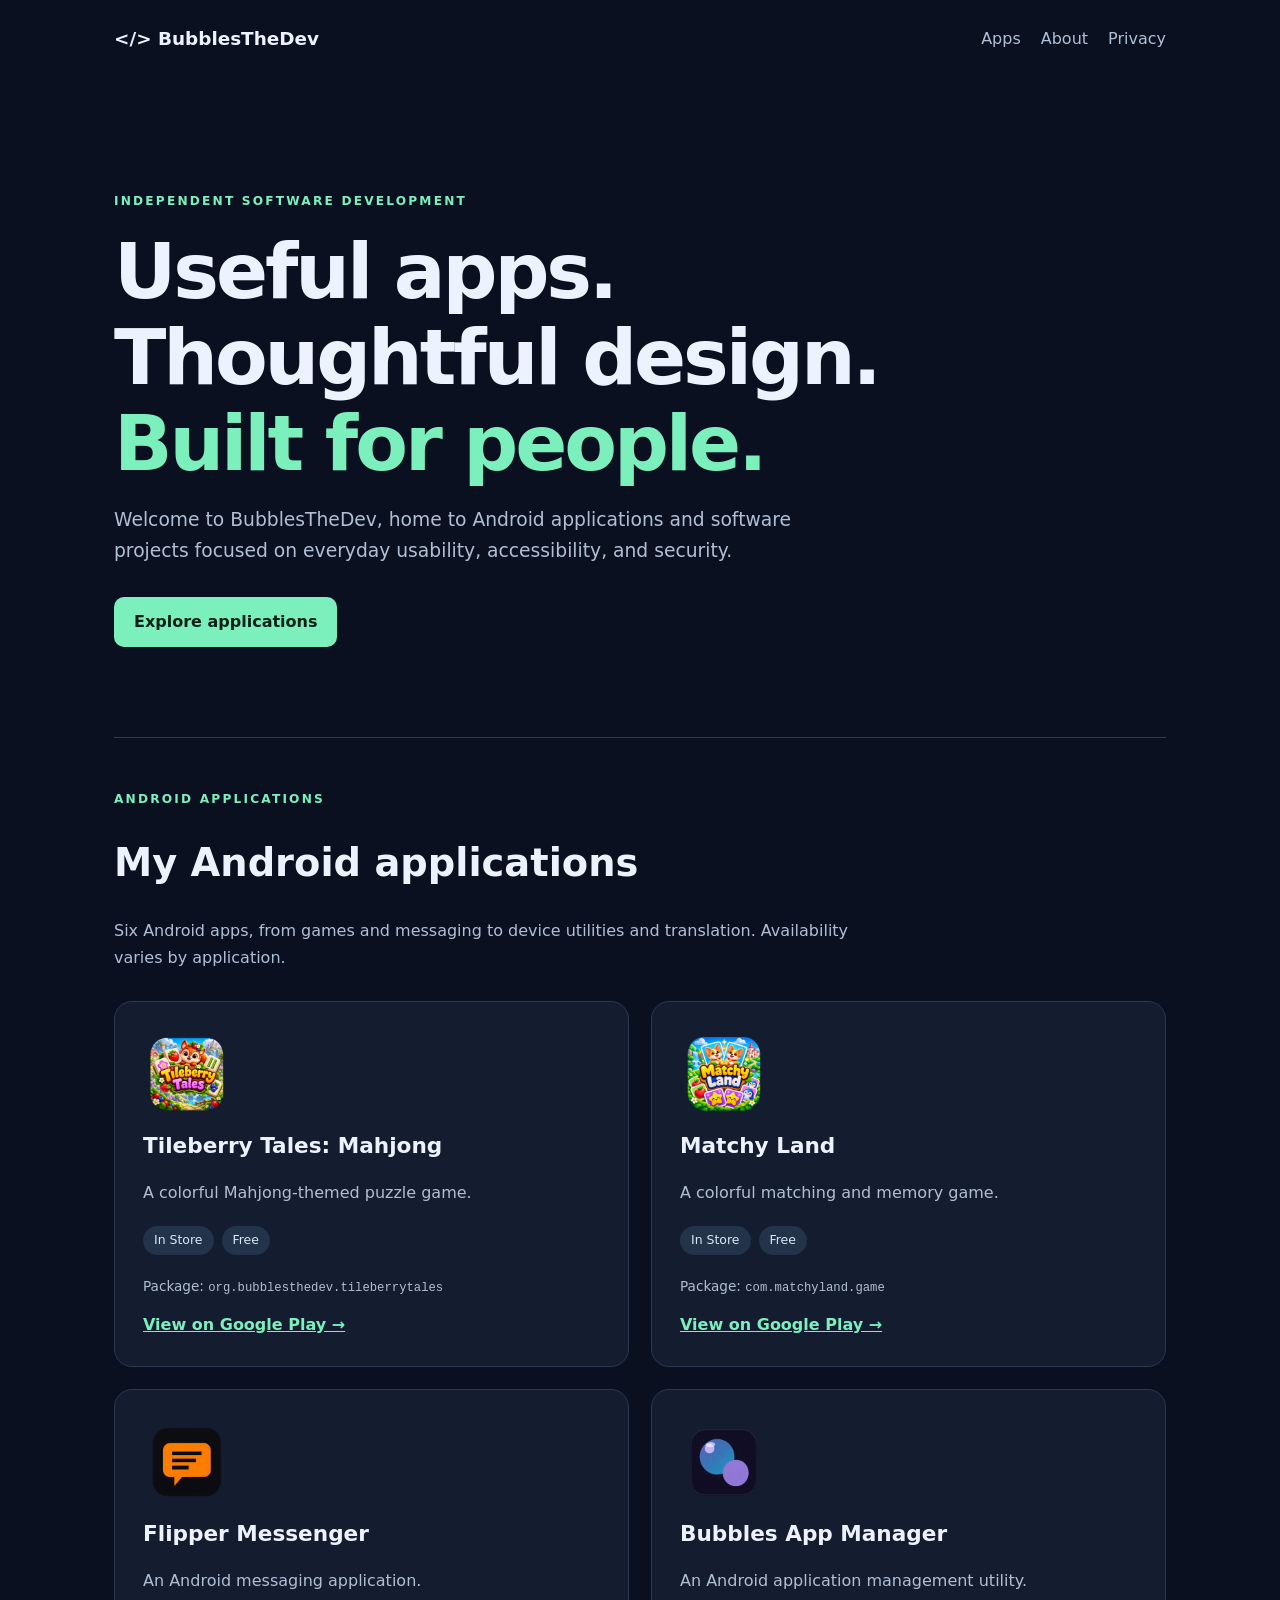
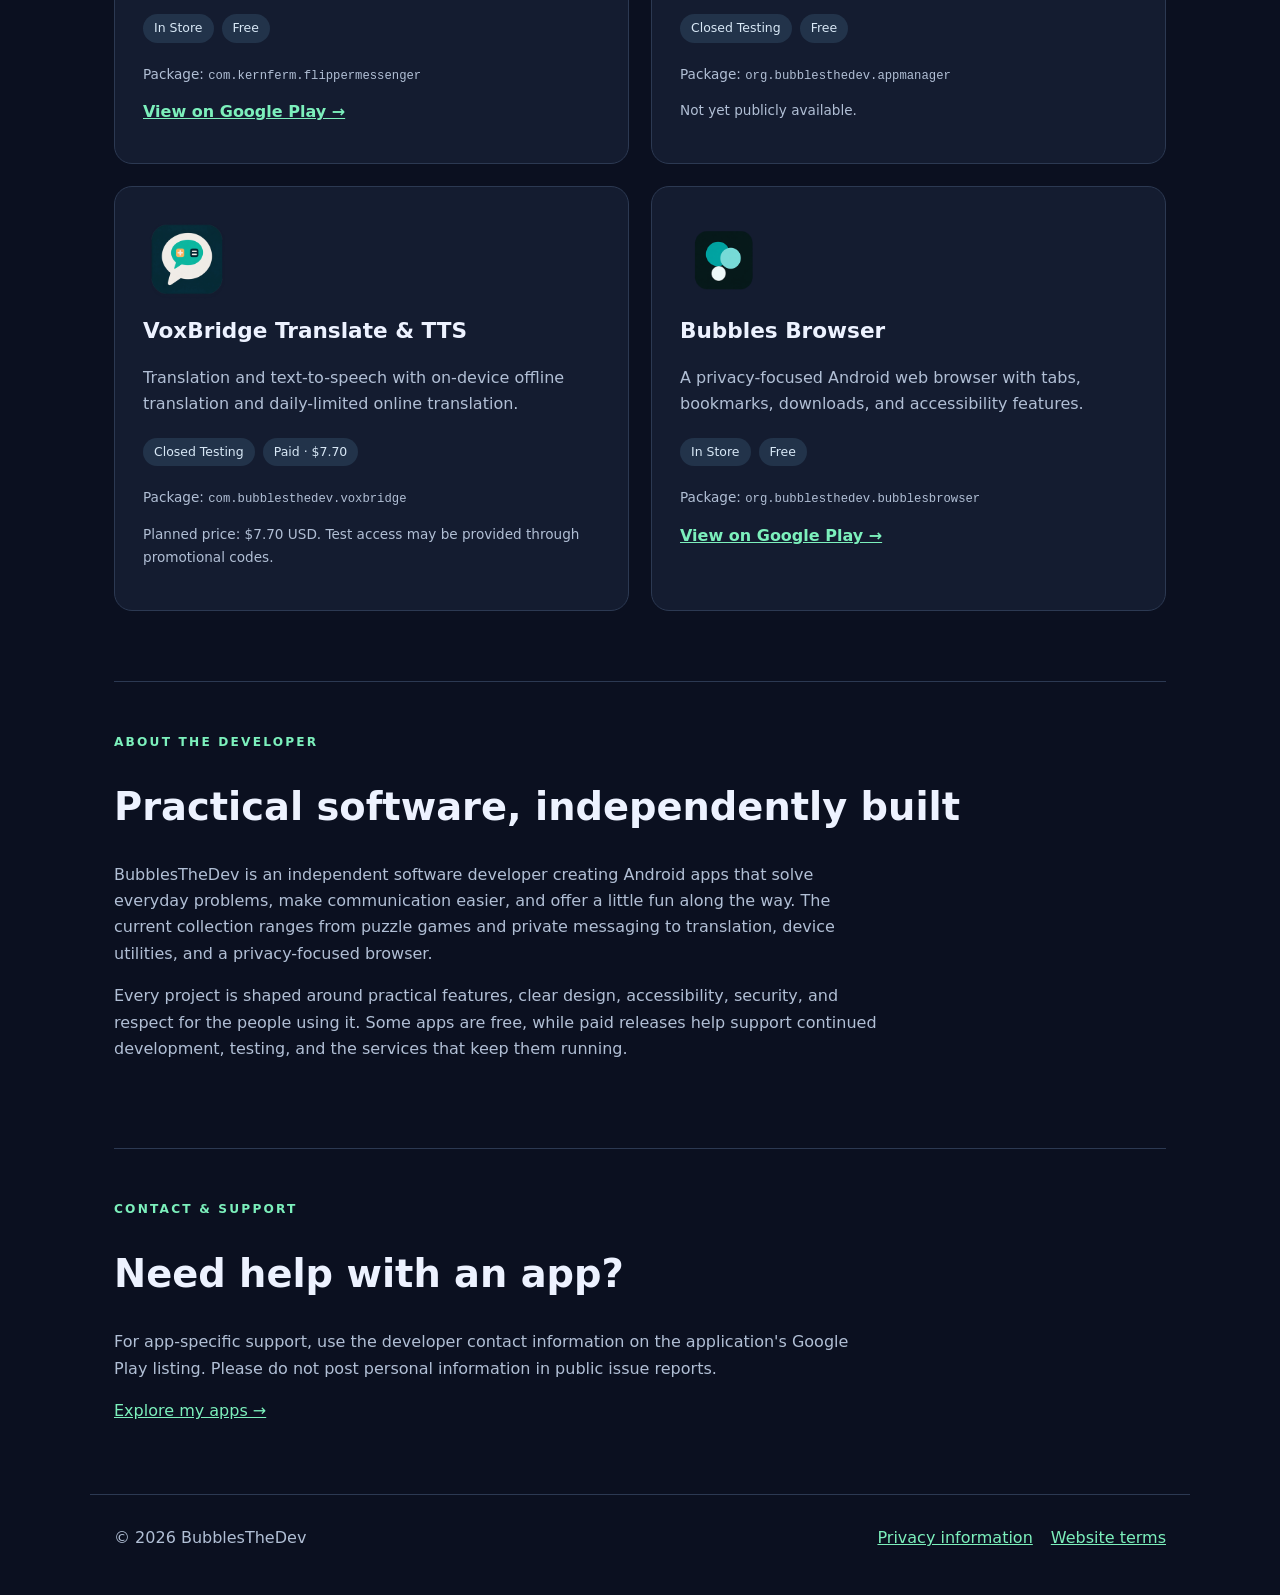
<file: index.html>
<!DOCTYPE html>
<html lang="en">
 <head>
  <meta charset="utf-8"/>
  <meta content="width=device-width,initial-scale=1" name="viewport"/>
  <meta content="BubblesTheDev independent Android apps and software projects." name="description"/>
  <title>
   BubblesTheDev | Android Apps &amp; Software
  </title>
  <link href="assets/style.css" rel="stylesheet"/>
 </head>
 <body>
  <header class="top">
   <a class="brand" href="index.html">
    &lt;/&gt; BubblesTheDev
   </a>
   <nav aria-label="Main navigation">
    <a href="#apps">
     Apps
    </a>
    <a href="#about">
     About
    </a>
    <a href="privacy.html">
     Privacy
    </a>
   </nav>
  </header>
  <main>
   <section class="hero">
    <p class="eyebrow">
     INDEPENDENT SOFTWARE DEVELOPMENT
    </p>
    <h1>
     Useful apps. Thoughtful design.
     <span>
      Built for people.
     </span>
    </h1>
    <p>
     Welcome to BubblesTheDev, home to Android applications and software projects focused on everyday usability, accessibility, and security.
    </p>
    <div class="actions">
     <a class="btn" href="#apps">
      Explore applications
     </a>
    </div>
   </section>
   <section class="section" id="apps">
    <p class="eyebrow">
     ANDROID APPLICATIONS
    </p>
    <h2>
     My Android applications
    </h2>
    <p class="app-intro">
     Six Android apps, from games and messaging to device utilities and translation. Availability varies by application.
    </p>
    <div class="cards">
     <article class="card">
      <img alt="Tileberry Tales: Mahjong app icon" class="app-logo app-logo-transparent" loading="lazy" src="assets/icons/tileberry-v2.png"/>
      <h3>
       Tileberry Tales: Mahjong
      </h3>
      <p>
       A colorful Mahjong-themed puzzle game.
      </p>
      <div class="tags">
       <span>
        In Store
       </span>
       <span>
        Free
       </span>
      </div>
      <p class="small">
       Package:
       <code>
        org.bubblesthedev.tileberrytales
       </code>
      </p>
      <a href="https://play.google.com/store/apps/details?id=org.bubblesthedev.tileberrytales" rel="noopener noreferrer" target="_blank">
       View on Google Play &rarr;
      </a>
     </article>
     <article class="card">
      <img alt="Matchy Land app icon" class="app-logo app-logo-transparent" loading="lazy" src="assets/icons/matchy-v2.png"/>
      <h3>
       Matchy Land
      </h3>
      <p>
       A colorful matching and memory game.
      </p>
      <div class="tags">
       <span>
        In Store
       </span>
       <span>
        Free
       </span>
      </div>
      <p class="small">
       Package:
       <code>
        com.matchyland.game
       </code>
      </p>
      <a href="https://play.google.com/store/apps/details?id=com.matchyland.game" rel="noopener noreferrer" target="_blank">
       View on Google Play &rarr;
      </a>
     </article>
     <article class="card">
      <img alt="Flipper Messenger app icon" class="app-logo app-logo-transparent" loading="lazy" src="assets/icons/flipper-v2.png"/>
      <h3>
       Flipper Messenger
      </h3>
      <p>
       An Android messaging application.
      </p>
      <div class="tags">
       <span>
        In Store
       </span>
       <span>
        Free
       </span>
      </div>
      <p class="small">
       Package:
       <code>
        com.kernferm.flippermessenger
       </code>
      </p>
      <a href="https://play.google.com/store/apps/details?id=com.kernferm.flippermessenger" rel="noopener noreferrer" target="_blank">
       View on Google Play &rarr;
      </a>
     </article>
     <article class="card">
      <img alt="Bubbles App Manager app icon" class="app-logo app-logo-transparent" loading="lazy" src="assets/icons/manager-v2.png"/>
      <h3>
       Bubbles App Manager
      </h3>
      <p>
       An Android application management utility.
      </p>
      <div class="tags">
       <span>
        Closed Testing
       </span>
       <span>
        Free
       </span>
      </div>
      <p class="small">
       Package:
       <code>
        org.bubblesthedev.appmanager
       </code>
      </p>
      <p class="small">
       Not yet publicly available.
      </p>
     </article>
     <article class="card">
      <img alt="VoxBridge Translate and TTS app icon" class="app-logo app-logo-transparent" loading="lazy" src="assets/icons/voxbridge-v2.png"/>
      <h3>
       VoxBridge Translate &amp; TTS
      </h3>
      <p>
       Translation and text-to-speech with on-device offline translation and daily-limited online translation.
      </p>
      <div class="tags">
       <span>
        Closed Testing
       </span>
       <span>
        Paid &middot; $7.70
       </span>
      </div>
      <p class="small">
       Package:
       <code>
        com.bubblesthedev.voxbridge
       </code>
      </p>
      <p class="small">
       Planned price: $7.70 USD. Test access may be provided through promotional codes.
      </p>
     </article>
     <article class="card">
      <img alt="Bubbles Browser app icon" class="app-logo app-logo-transparent" loading="lazy" src="assets/icons/browser-v2.png"/>
      <h3>
       Bubbles Browser
      </h3>
      <p>
       A privacy-focused Android web browser with tabs, bookmarks, downloads, and accessibility features.
      </p>
      <div class="tags">
       <span>
        In Store
       </span>
       <span>
        Free
       </span>
      </div>
      <p class="small">
       Package:
       <code>
        org.bubblesthedev.bubblesbrowser
       </code>
      </p>
      <a href="https://play.google.com/store/apps/details?id=org.bubblesthedev.bubblesbrowser" rel="noopener noreferrer" target="_blank">
       View on Google Play &rarr;
      </a>
     </article>
    </div>
   </section>
   <section class="section about" id="about">
    <p class="eyebrow">
     ABOUT THE DEVELOPER
    </p>
    <h2>
     Practical software, independently built
    </h2>
    <p>
     BubblesTheDev is an independent software developer creating Android apps that solve everyday problems, make communication easier, and offer a little fun along the way. The current collection ranges from puzzle games and private messaging to translation, device utilities, and a privacy-focused browser.
    </p>
    <p>
     Every project is shaped around practical features, clear design, accessibility, security, and respect for the people using it. Some apps are free, while paid releases help support continued development, testing, and the services that keep them running.
    </p>
   </section>
   <section class="section">
    <p class="eyebrow">
     CONTACT &amp; SUPPORT
    </p>
    <h2>
     Need help with an app?
    </h2>
    <p>
     For app-specific support, use the developer contact information on the application's Google Play listing. Please do not post personal information in public issue reports.
    </p>
    <a href="#apps" rel="noopener noreferrer" target="_blank">
     Explore my apps &rarr;
    </a>
   </section>
  </main>
  <footer>
   <span>
    &copy;
    <span id="year">
     2026
    </span>
    BubblesTheDev
   </span>
   <div>
    <a href="privacy.html">
     Privacy information
    </a>
    <a href="terms.html">
     Website terms
    </a>
   </div>
  </footer>
  <script src="assets/main.js">
  </script>
 </body>
</html>
</file>
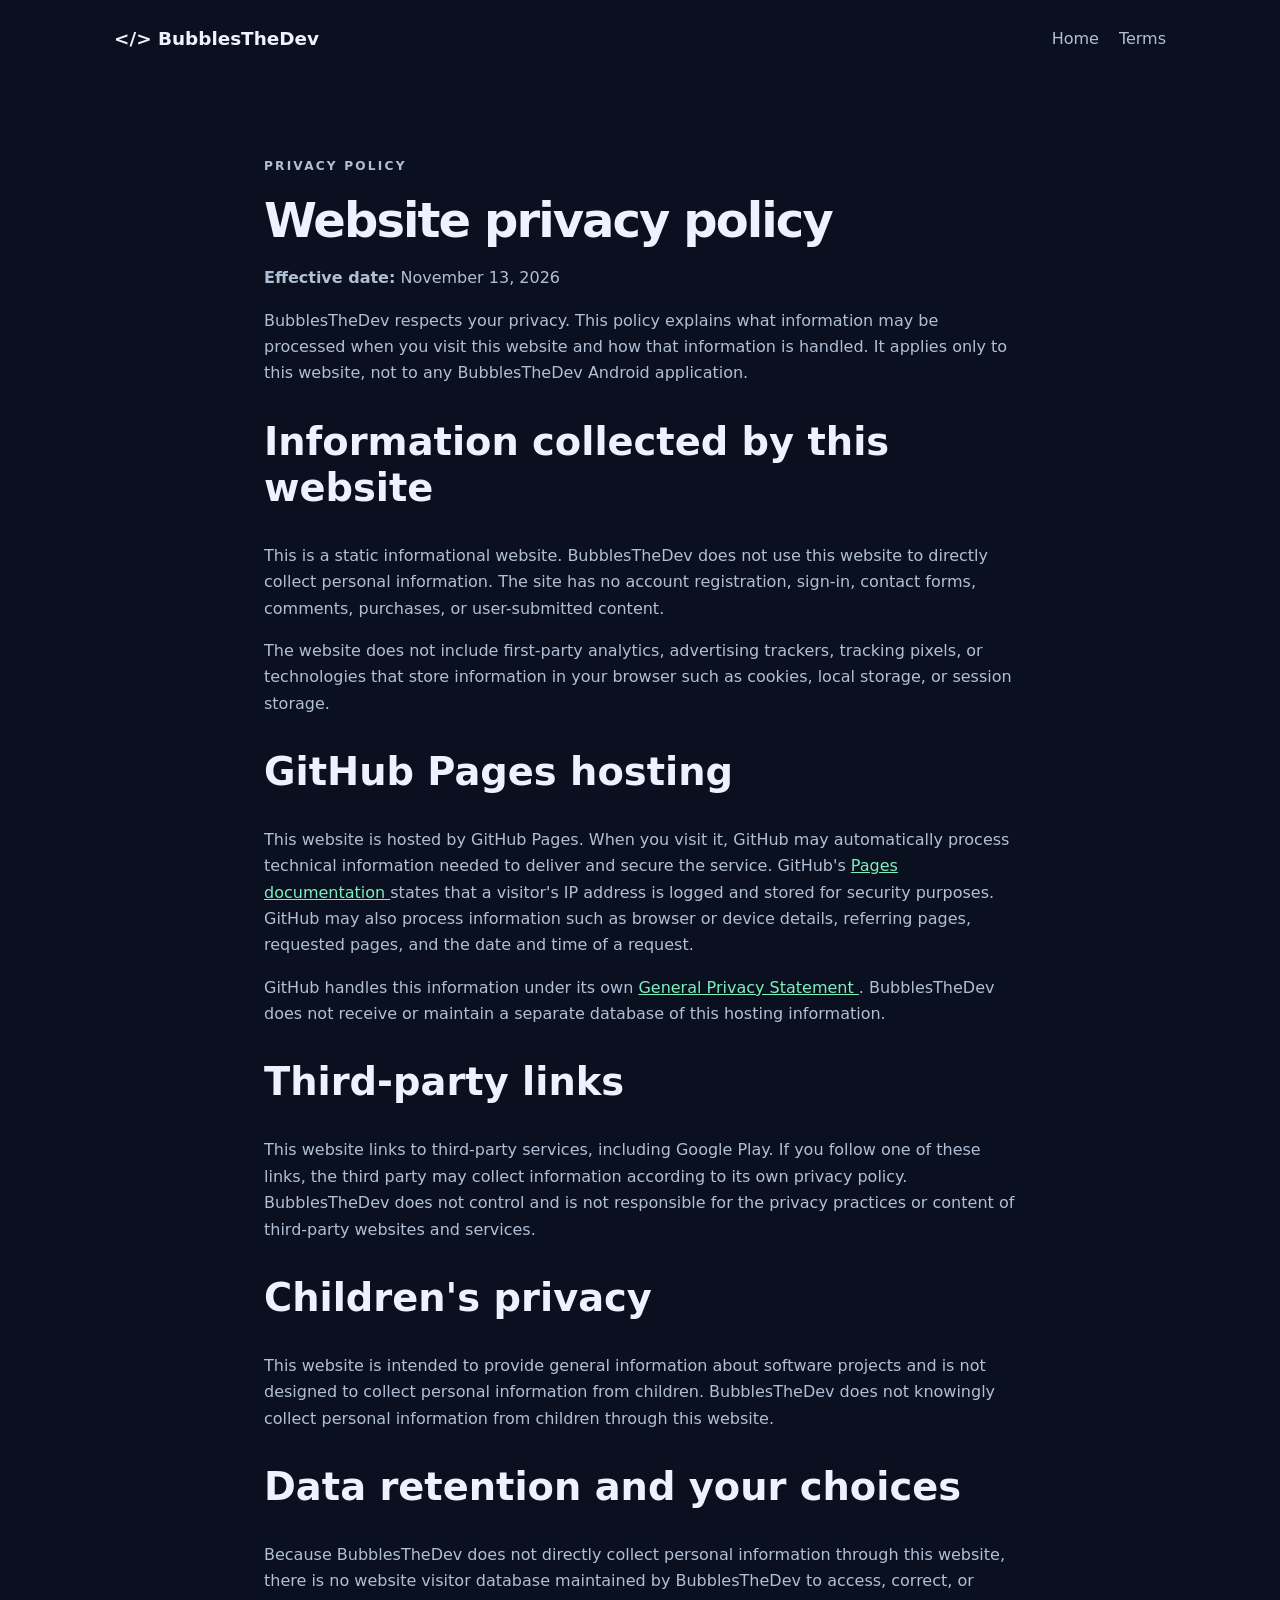
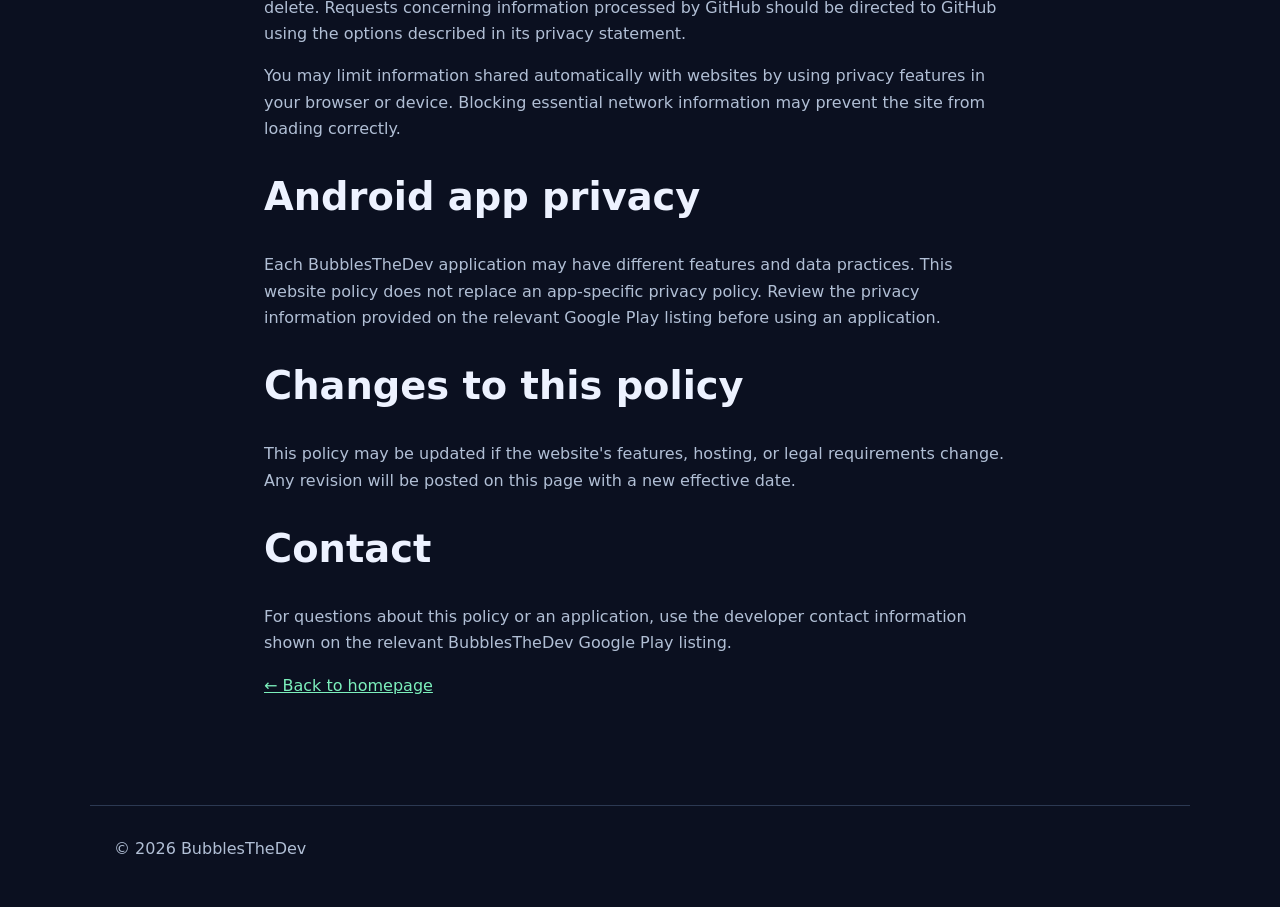
<file: privacy.html>
<!DOCTYPE html>
<html lang="en">
 <head>
  <meta charset="utf-8"/>
  <meta content="width=device-width,initial-scale=1" name="viewport"/>
  <title>
   Website Privacy | BubblesTheDev
  </title>
  <link href="assets/style.css" rel="stylesheet"/>
 </head>
 <body>
  <header class="top">
   <a class="brand" href="index.html">
    &lt;/&gt; BubblesTheDev
   </a>
   <nav>
    <a href="index.html">
     Home
    </a>
    <a href="terms.html">
     Terms
    </a>
   </nav>
  </header>
  <main class="legal">
   <p class="eyebrow">
    PRIVACY POLICY
   </p>
   <h1>
    Website privacy policy
   </h1>
   <p>
    <strong>Effective date:</strong> November 13, 2026
   </p>
   <p>
    BubblesTheDev respects your privacy. This policy explains what information may be processed when you visit this website and how that information is handled. It applies only to this website, not to any BubblesTheDev Android application.
   </p>
   <h2>
    Information collected by this website
   </h2>
   <p>
    This is a static informational website. BubblesTheDev does not use this website to directly collect personal information. The site has no account registration, sign-in, contact forms, comments, purchases, or user-submitted content.
   </p>
   <p>
    The website does not include first-party analytics, advertising trackers, tracking pixels, or technologies that store information in your browser such as cookies, local storage, or session storage.
   </p>
   <h2>
    GitHub Pages hosting
   </h2>
   <p>
    This website is hosted by GitHub Pages. When you visit it, GitHub may automatically process technical information needed to deliver and secure the service. GitHub's
    <a href="https://docs.github.com/en/pages/getting-started-with-github-pages/what-is-github-pages#data-collection" rel="noopener noreferrer" target="_blank">
     Pages documentation
    </a>
    states that a visitor's IP address is logged and stored for security purposes. GitHub may also process information such as browser or device details, referring pages, requested pages, and the date and time of a request.
   </p>
   <p>
    GitHub handles this information under its own
    <a href="https://docs.github.com/en/site-policy/privacy-policies/github-general-privacy-statement" rel="noopener noreferrer" target="_blank">
     General Privacy Statement
    </a>.
    BubblesTheDev does not receive or maintain a separate database of this hosting information.
   </p>
   <h2>
    Third-party links
   </h2>
   <p>
    This website links to third-party services, including Google Play. If you follow one of these links, the third party may collect information according to its own privacy policy. BubblesTheDev does not control and is not responsible for the privacy practices or content of third-party websites and services.
   </p>
   <h2>
    Children's privacy
   </h2>
   <p>
    This website is intended to provide general information about software projects and is not designed to collect personal information from children. BubblesTheDev does not knowingly collect personal information from children through this website.
   </p>
   <h2>
    Data retention and your choices
   </h2>
   <p>
    Because BubblesTheDev does not directly collect personal information through this website, there is no website visitor database maintained by BubblesTheDev to access, correct, or delete. Requests concerning information processed by GitHub should be directed to GitHub using the options described in its privacy statement.
   </p>
   <p>
    You may limit information shared automatically with websites by using privacy features in your browser or device. Blocking essential network information may prevent the site from loading correctly.
   </p>
   <h2>
    Android app privacy
   </h2>
   <p>
    Each BubblesTheDev application may have different features and data practices. This website policy does not replace an app-specific privacy policy. Review the privacy information provided on the relevant Google Play listing before using an application.
   </p>
   <h2>
    Changes to this policy
   </h2>
   <p>
    This policy may be updated if the website's features, hosting, or legal requirements change. Any revision will be posted on this page with a new effective date.
   </p>
   <h2>
    Contact
   </h2>
   <p>
    For questions about this policy or an application, use the developer contact information shown on the relevant BubblesTheDev Google Play listing.
   </p>
   <p>
    <a href="index.html">
     &larr; Back to homepage
    </a>
   </p>
  </main>
  <footer>
   &copy; 2026 BubblesTheDev
  </footer>
 </body>
</html>
</file>
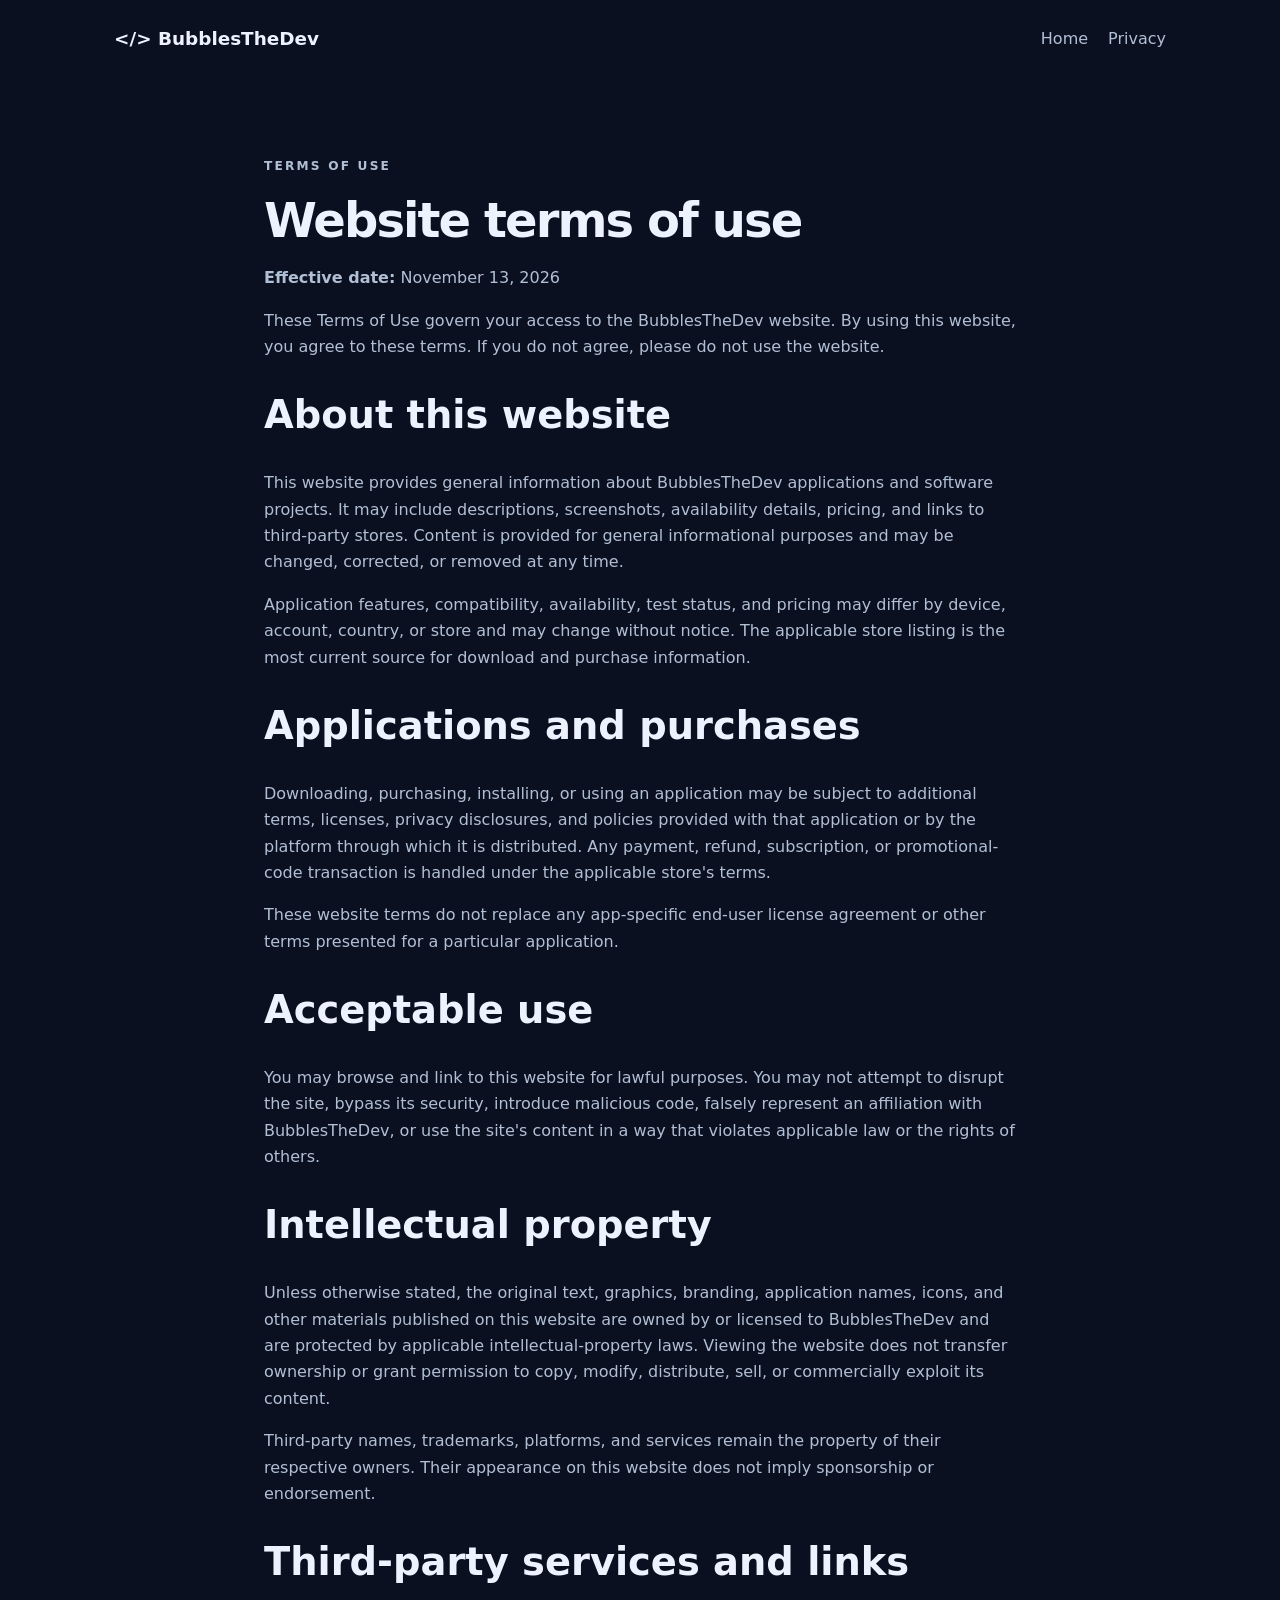
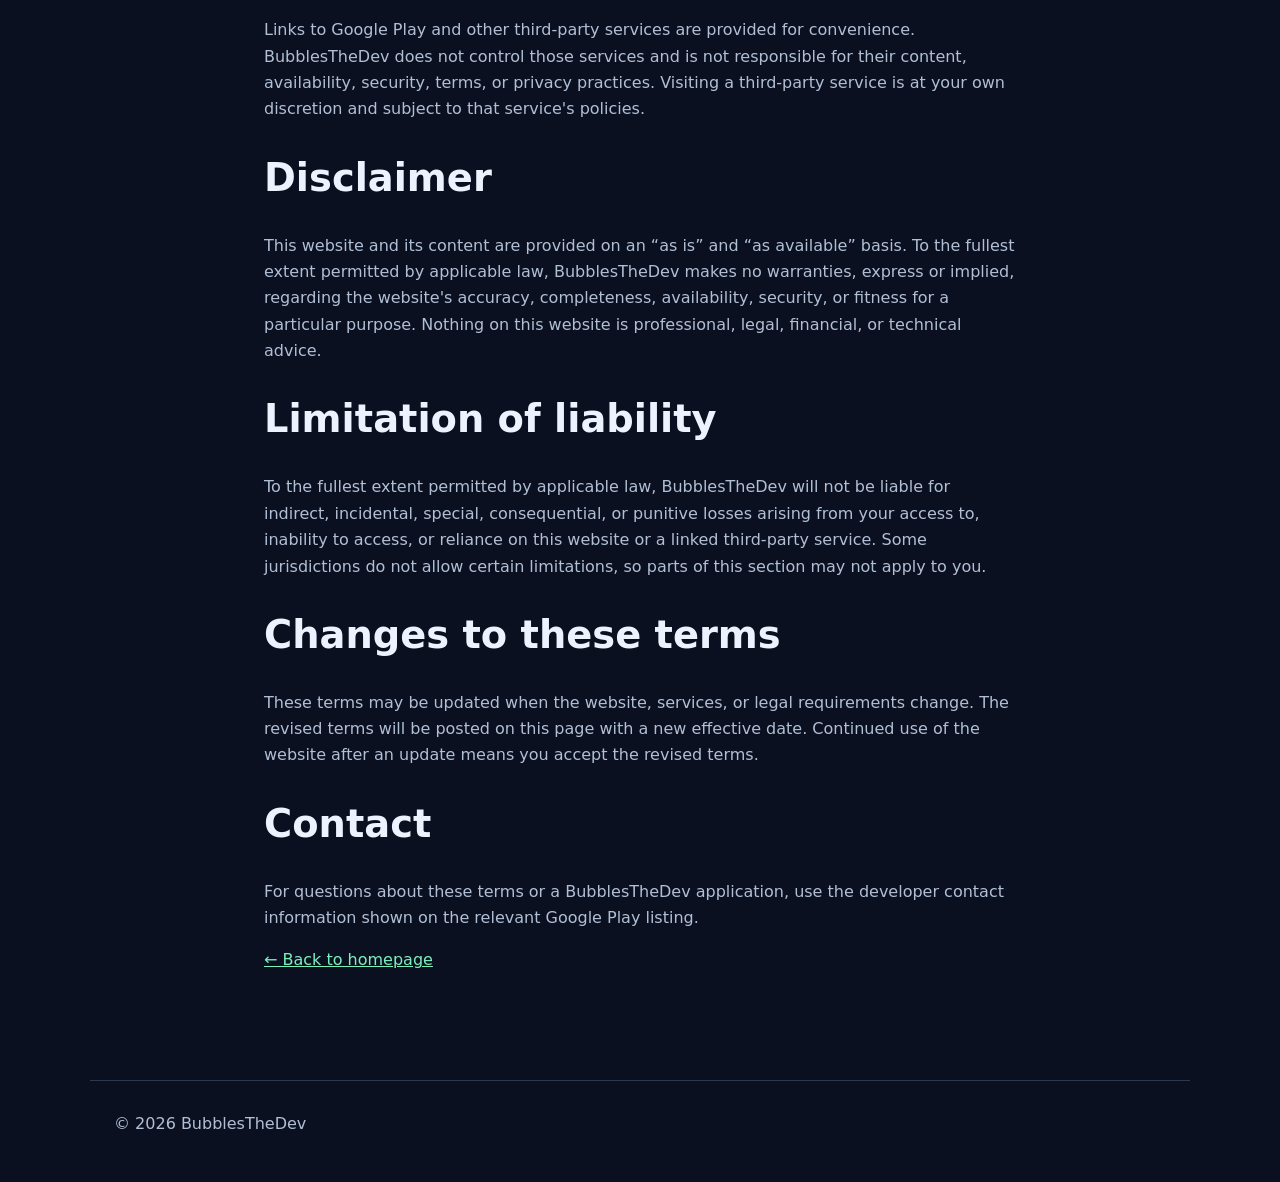
<file: terms.html>
<!DOCTYPE html>
<html lang="en">
 <head>
  <meta charset="utf-8"/>
  <meta content="width=device-width,initial-scale=1" name="viewport"/>
  <title>
   Website Terms | BubblesTheDev
  </title>
  <link href="assets/style.css" rel="stylesheet"/>
 </head>
 <body>
  <header class="top">
   <a class="brand" href="index.html">
    &lt;/&gt; BubblesTheDev
   </a>
   <nav>
    <a href="index.html">
     Home
    </a>
    <a href="privacy.html">
     Privacy
    </a>
   </nav>
  </header>
  <main class="legal">
   <p class="eyebrow">
    TERMS OF USE
   </p>
   <h1>
    Website terms of use
   </h1>
   <p>
    <strong>Effective date:</strong> November 13, 2026
   </p>
   <p>
    These Terms of Use govern your access to the BubblesTheDev website. By using this website, you agree to these terms. If you do not agree, please do not use the website.
   </p>
   <h2>
    About this website
   </h2>
   <p>
    This website provides general information about BubblesTheDev applications and software projects. It may include descriptions, screenshots, availability details, pricing, and links to third-party stores. Content is provided for general informational purposes and may be changed, corrected, or removed at any time.
   </p>
   <p>
    Application features, compatibility, availability, test status, and pricing may differ by device, account, country, or store and may change without notice. The applicable store listing is the most current source for download and purchase information.
   </p>
   <h2>
    Applications and purchases
   </h2>
   <p>
    Downloading, purchasing, installing, or using an application may be subject to additional terms, licenses, privacy disclosures, and policies provided with that application or by the platform through which it is distributed. Any payment, refund, subscription, or promotional-code transaction is handled under the applicable store's terms.
   </p>
   <p>
    These website terms do not replace any app-specific end-user license agreement or other terms presented for a particular application.
   </p>
   <h2>
    Acceptable use
   </h2>
   <p>
    You may browse and link to this website for lawful purposes. You may not attempt to disrupt the site, bypass its security, introduce malicious code, falsely represent an affiliation with BubblesTheDev, or use the site's content in a way that violates applicable law or the rights of others.
   </p>
   <h2>
    Intellectual property
   </h2>
   <p>
    Unless otherwise stated, the original text, graphics, branding, application names, icons, and other materials published on this website are owned by or licensed to BubblesTheDev and are protected by applicable intellectual-property laws. Viewing the website does not transfer ownership or grant permission to copy, modify, distribute, sell, or commercially exploit its content.
   </p>
   <p>
    Third-party names, trademarks, platforms, and services remain the property of their respective owners. Their appearance on this website does not imply sponsorship or endorsement.
   </p>
   <h2>
    Third-party services and links
   </h2>
   <p>
    Links to Google Play and other third-party services are provided for convenience. BubblesTheDev does not control those services and is not responsible for their content, availability, security, terms, or privacy practices. Visiting a third-party service is at your own discretion and subject to that service's policies.
   </p>
   <h2>
    Disclaimer
   </h2>
   <p>
    This website and its content are provided on an “as is” and “as available” basis. To the fullest extent permitted by applicable law, BubblesTheDev makes no warranties, express or implied, regarding the website's accuracy, completeness, availability, security, or fitness for a particular purpose. Nothing on this website is professional, legal, financial, or technical advice.
   </p>
   <h2>
    Limitation of liability
   </h2>
   <p>
    To the fullest extent permitted by applicable law, BubblesTheDev will not be liable for indirect, incidental, special, consequential, or punitive losses arising from your access to, inability to access, or reliance on this website or a linked third-party service. Some jurisdictions do not allow certain limitations, so parts of this section may not apply to you.
   </p>
   <h2>
    Changes to these terms
   </h2>
   <p>
    These terms may be updated when the website, services, or legal requirements change. The revised terms will be posted on this page with a new effective date. Continued use of the website after an update means you accept the revised terms.
   </p>
   <h2>
    Contact
   </h2>
   <p>
    For questions about these terms or a BubblesTheDev application, use the developer contact information shown on the relevant Google Play listing.
   </p>
   <p>
    <a href="index.html">
     &larr; Back to homepage
    </a>
   </p>
  </main>
  <footer>
   &copy; 2026 BubblesTheDev
  </footer>
 </body>
</html>
</file>
<file: assets/style.css>
:root {
    color-scheme:dark;
    --bg:#0b1020;
    --surface:#141c30;
    --text:#edf2ff;
    --muted:#b1bfd5;
    --accent:#7cf0bc;
    --line:#2c3952;
}

* {
    box-sizing:border-box;
}

html {
    scroll-behavior:smooth;
}

body {
    margin:0;
    background:var(--bg);
    color:var(--text);
    font:16px/1.65 system-ui,-apple-system,Segoe UI,Roboto,sans-serif;
}

a {
    color:var(--accent);
}

a:focus-visible {
    outline:3px solid var(--accent);
    outline-offset:4px;
}

.top {
    max-width:1100px;
    margin:auto;
    padding:24px;
    display:flex;
    justify-content:space-between;
    align-items:center;
    gap:16px;
}

.brand {
    font-weight:800;
    text-decoration:none;
    color:var(--text);
    font-size:1.15rem;
}

.top nav {
    display:flex;
    gap:20px;
    flex-wrap:wrap;
}

.top nav a {
    text-decoration:none;
    color:var(--muted);
}

main {
    max-width:1100px;
    margin:auto;
    padding:0 24px;
}

.hero {
    padding:100px 0 90px;
    max-width:850px;
}

.eyebrow {
    letter-spacing:.18em;
    font-size:.76rem;
    font-weight:800;
    color:var(--accent);
}

h1 {
    font-size:clamp(2.5rem,6vw,5rem);
    line-height:1.12;
    letter-spacing:-.04em;
    margin:18px 0;
}

h1 span {
    color:var(--accent);
}

h2 {
    font-size:clamp(1.8rem,3vw,2.5rem);
    line-height:1.2;
}

h3 {
    font-size:1.35rem;
    margin:10px 0;
}

.hero>p:not(.eyebrow) {
    font-size:1.17rem;
    color:var(--muted);
    max-width:700px;
}

.actions {
    display:flex;
    flex-wrap:wrap;
    gap:12px;
    margin-top:30px;
}

.btn {
    display:inline-block;
    padding:12px 20px;
    border-radius:10px;
    background:var(--accent);
    color:#082017;
    text-decoration:none;
    font-weight:750;
}

.btn.secondary {
    background:transparent;
    border:1px solid var(--line);
    color:var(--text);
}

.section {
    padding:38px 0 70px;
    border-top:1px solid var(--line);
}

.section>p:not(.eyebrow) {
    max-width:770px;
    color:var(--muted);
}

.cards {
    display:grid;
    grid-template-columns:repeat(2,minmax(0,1fr));
    gap:22px;
    margin-top:30px;
}

.card {
    background:var(--surface);
    border:1px solid var(--line);
    border-radius:18px;
    padding:28px;
}

.card p {
    color:var(--muted);
}

.appicon {
    font-size:2rem;
}

.tags {
    display:flex;
    gap:8px;
    flex-wrap:wrap;
    margin:20px 0;
}

.tags span {
    background:#22334a;
    color:#d8e8f6;
    border-radius:99px;
    padding:4px 11px;
    font-size:.78rem;
}

.small {
    font-size:.85rem;
}

footer {
    max-width:1100px;
    margin:0 auto;
    padding:30px 24px 45px;
    border-top:1px solid var(--line);
    display:flex;
    justify-content:space-between;
    gap:16px;
    color:var(--muted);
    flex-wrap:wrap;
}

footer div {
    display:flex;
    gap:18px;
}

.legal {
    max-width:800px;
    padding-top:65px;
    padding-bottom:90px;
}

.legal h1 {
    font-size:3rem;
}

.legal p {
    color:var(--muted);
}

@media(max-width:650px) {
    .top {
        align-items:flex-start;
        flex-direction:column;
    }

    .hero {
        padding:60px 0;
    }

    .cards {
        grid-template-columns:1fr;
    }

}

/* Application cards */
.app-logo {
    display: block;
    width: 88px;
    height: 88px;
    border-radius: 19px;
    object-fit: cover;
    background: #ffffff;
}

.app-logo-transparent {
    background: transparent;
}

.app-intro {
    color: var(--muted);
    max-width: 740px;
}

.card {
    min-width: 0;
}

.card code {
    overflow-wrap: anywhere;
    font-size: 0.9em;
}

.card a {
    font-weight: 650;
}
</file>
